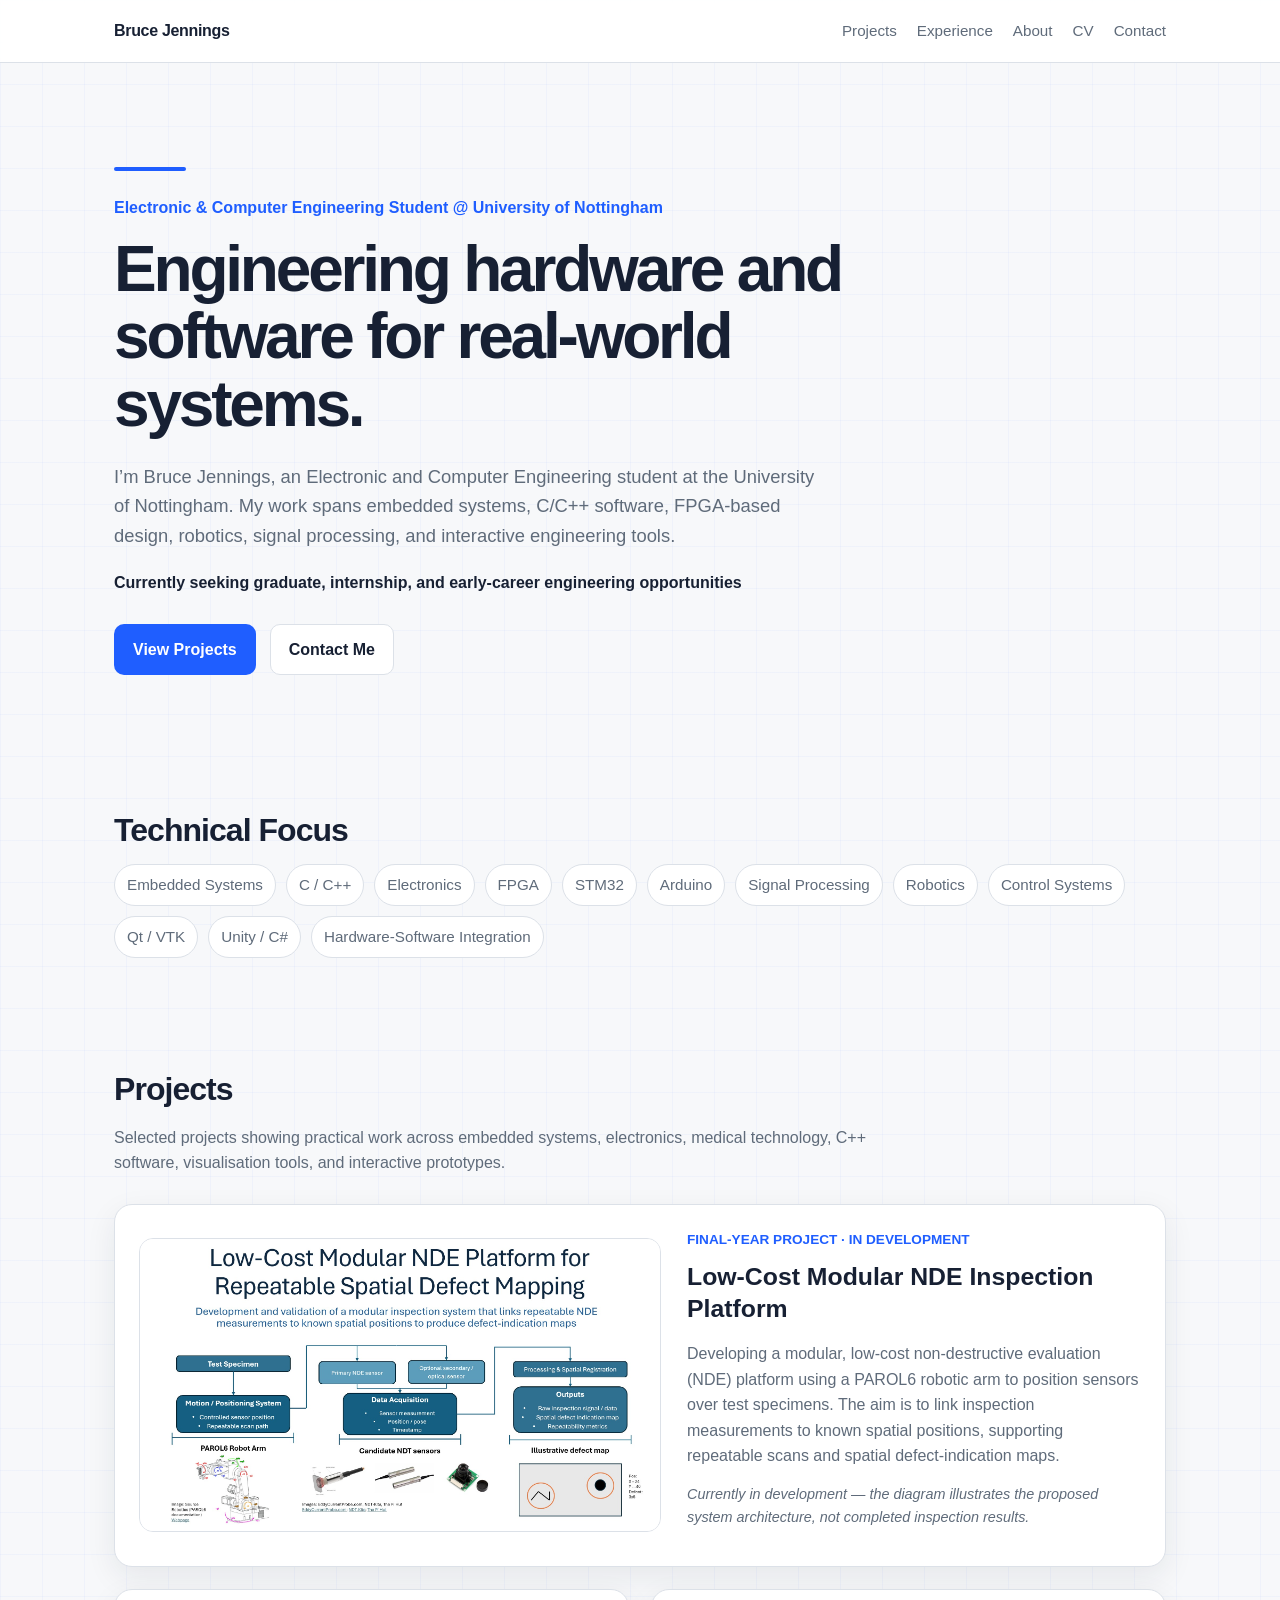
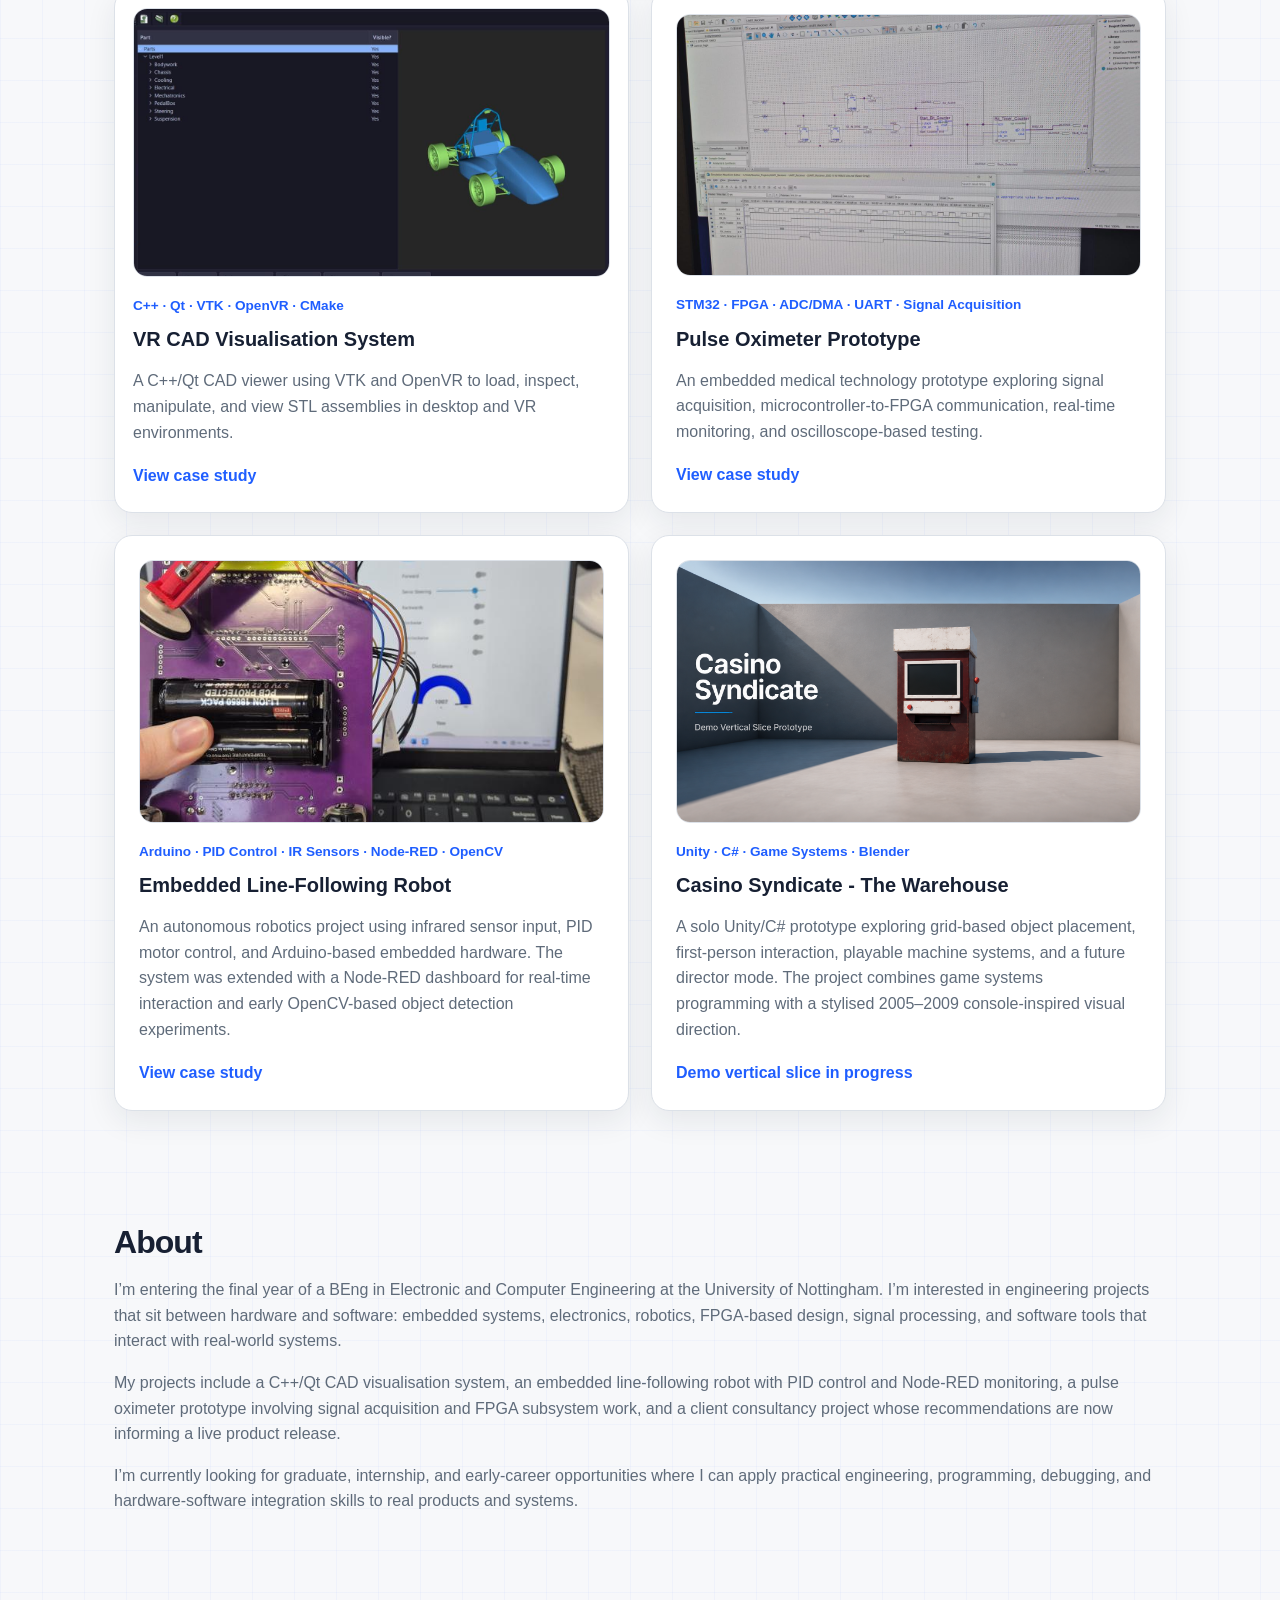
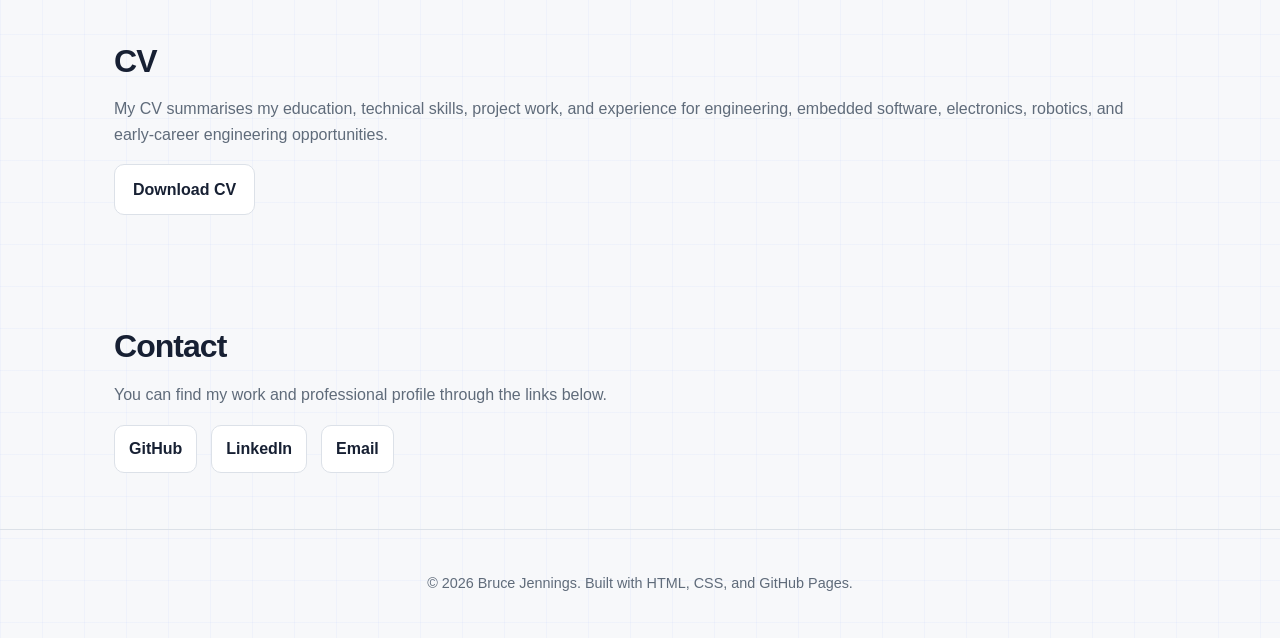
<file: index.html>
<!DOCTYPE html>
<html lang="en">
<head>
    <meta charset="UTF-8" />
    <meta name="viewport" content="width=device-width, initial-scale=1.0" />

    <title>Bruce Jennings | Electronic & Computer Engineering</title>

    <meta name="description"
          content="Engineering portfolio of Bruce Jennings, an Electronic and Computer Engineering student working across embedded systems, C/C++ software, FPGA, robotics, signal processing, visualisation tools, and hardware-software projects." />

    <link rel="stylesheet" href="style.css?v=7" />
</head>

<body>
    <header class="site-header">
        <nav class="nav">
            <a href="#home" class="logo">Bruce Jennings</a>

            <div class="nav-links">
                <a href="#projects">Projects</a>
                <a href="experience.html">Experience</a>
                <a href="#about">About</a>
                <a href="#cv">CV</a>
                <a href="#contact">Contact</a>
            </div>
        </nav>
    </header>


    <main>
        <section id="home" class="hero">
            <div class="hero-content">
                <p class="eyebrow">Electronic & Computer Engineering Student @ University of Nottingham</p>

                <h1>Engineering hardware and software for real-world systems.</h1>

                <p class="hero-text">
                    I’m Bruce Jennings, an Electronic and Computer Engineering student at the University of Nottingham.
                    My work spans embedded systems, C/C++ software, FPGA-based design, robotics, signal processing,
                    and interactive engineering tools.
                </p>

                <p class="status-line">
                    Currently seeking graduate, internship, and early-career engineering opportunities
                </p>

                <div class="hero-actions">
                    <a href="#projects" class="button primary">View Projects</a>
                    <a href="#contact" class="button secondary">Contact Me</a>
                </div>
            </div>
        </section>



        <section class="section" id="focus">
            <h2>Technical Focus</h2>

            <div class="tag-list">
                <span>Embedded Systems</span>
                <span>C / C++</span>
                <span>Electronics</span>
                <span>FPGA</span>
                <span>STM32</span>
                <span>Arduino</span>
                <span>Signal Processing</span>
                <span>Robotics</span>
                <span>Control Systems</span>
                <span>Qt / VTK</span>
                <span>Unity / C#</span>
                <span>Hardware-Software Integration</span>
            </div>
        </section>

        <section class="section" id="projects">
            <div class="section-heading">
                <h2>Projects</h2>
                <p>Selected projects showing practical work across embedded systems, electronics, medical technology, C++ software, visualisation tools, and interactive prototypes.</p>
            </div>

            <div class="project-grid">
                <article class="project-card nde-feature-card">
                    <a href="assets/images/projects/nde/NDE_image.jpg" class="nde-feature-image-link" target="_blank" rel="noopener noreferrer" aria-label="View NDE platform architecture illustration">
                        <img src="assets/images/projects/nde/NDE_image.jpg"
                             alt="Proposed modular NDE architecture linking robotic positioning, sensors, data acquisition and spatial defect mapping"
                             class="nde-feature-image" />
                    </a>
                    <div class="nde-feature-content">
                        <div class="project-meta">FINAL-YEAR PROJECT · IN DEVELOPMENT</div>
                        <h3>Low-Cost Modular NDE Inspection Platform</h3>
                        <p>
                            Developing a modular, low-cost non-destructive evaluation (NDE) platform using a PAROL6 robotic arm
                            to position sensors over test specimens. The aim is to link inspection measurements to known spatial
                            positions, supporting repeatable scans and spatial defect-indication maps.
                        </p>
                        <p class="nde-progress-note">Currently in development — the diagram illustrates the proposed system architecture, not completed inspection results.</p>
                    </div>
                </article>

                <article class="project-card featured-project">
                    <a href="projects/vr-cad-visualisation-system.html" class="project-image-link">
                        <img src="assets/images/projects/vr-cad/vr-cad-ui.jpg"
                             alt="Desktop interface of the VR CAD Visualisation System"
                             class="project-image" />
                    </a>

                    <div class="project-meta">C++ · Qt · VTK · OpenVR · CMake</div>
                    <h3>VR CAD Visualisation System</h3>
                    <p>
                        A C++/Qt CAD viewer using VTK and OpenVR to load, inspect, manipulate, and view STL assemblies
                        in desktop and VR environments.
                    </p>
                    <a href="projects/vr-cad-visualisation-system.html" class="project-link">View case study</a>
                </article>
<article class="project-card">
                    <a href="projects/pulse-oximeter.html" class="project-image-link">
                        <img src="assets/images/projects/pulse-oximeter/pulse-oximeter.jpg"
                             alt="Pulse oximeter prototype hardware and signal acquisition setup"
                             class="project-image" />
                    </a>
                    <div class="project-meta">STM32 · FPGA · ADC/DMA · UART · Signal Acquisition</div>
                    <h3>Pulse Oximeter Prototype</h3>
                    <p>
                        An embedded medical technology prototype exploring signal acquisition, microcontroller-to-FPGA
                        communication, real-time monitoring, and oscilloscope-based testing.
                    </p>
                    <a href="projects/pulse-oximeter.html" class="project-link">View case study</a>
                </article>

                <article class="project-card">
                    <a href="projects/embedded-line-following-robot.html" class="project-image-link">
                        <img src="assets/images/projects/line-following-robot/node-red-interface.jpg"
                             alt="Embedded line-following robot with Node-RED dashboard interface"
                             class="project-image" />
                    </a>

                    <div class="project-meta">Arduino · PID Control · IR Sensors · Node-RED · OpenCV</div>
                    <h3>Embedded Line-Following Robot</h3>
                    <p>
                        An autonomous robotics project using infrared sensor input, PID motor control, and Arduino-based embedded hardware.
                        The system was extended with a Node-RED dashboard for real-time interaction and early OpenCV-based object detection experiments.
                    </p>
                    <a href="projects/embedded-line-following-robot.html" class="project-link">View case study</a>
                </article>

                <article class="project-card">
                    <a href="#" class="project-image-link">
                        <img src="assets/images/projects/casino-syndicate-thumbnail/casino-syndicate-thumbnail.png"
                             alt="Casino Syndicate vertical slice prototype showing a rusty slot machine in a greybox demo environment"
                             class="project-image" />
                    </a>

                    <div class="project-meta">Unity · C# · Game Systems · Blender</div>
                    <h3>Casino Syndicate - The Warehouse</h3>
                    <p>
                        A solo Unity/C# prototype exploring grid-based object placement, first-person interaction, playable machine systems,
                        and a future director mode. The project combines game systems programming with a stylised 2005–2009 console-inspired visual direction.
                    </p>
                    <a href="#" class="project-link">Demo vertical slice in progress</a>
                </article>
            </div>
        </section>

        <section class="section about-section" id="about">
            <div>
                <h2>About</h2>
                <p>
                    I’m entering the final year of a BEng in Electronic and Computer Engineering at the University of Nottingham.
                    I’m interested in engineering projects that sit between hardware and software: embedded systems,
                    electronics, robotics, FPGA-based design, signal processing, and software tools that interact with
                    real-world systems.
                </p>

                <p>
                    My projects include a C++/Qt CAD visualisation system, an embedded line-following robot with PID control
                    and Node-RED monitoring, a pulse oximeter prototype involving signal acquisition and FPGA subsystem work,
                    and a client consultancy project whose recommendations are now informing a live product release.
                </p>

                <p>
                    I’m currently looking for graduate, internship, and early-career opportunities where I can apply practical
                    engineering, programming, debugging, and hardware-software integration skills to real products and systems.
                </p>
            </div>
        </section>

        <section class="section" id="cv">
            <h2>CV</h2>
            <p>
                My CV summarises my education, technical skills, project work, and experience for engineering,
                embedded software, electronics, robotics, and early-career engineering opportunities.
            </p>

            <a href="assets/cv/Bruce-Jennings-CV.pdf" class="button secondary">Download CV</a>
        </section>

        <section class="section" id="contact">
            <h2>Contact</h2>
            <p>
                You can find my work and professional profile through the links below.
            </p>

            <div class="contact-links">
                <a href="https://github.com/br-je" target="_blank" rel="noopener noreferrer">GitHub</a>
                <a href="https://www.linkedin.com/" target="_blank" rel="noopener noreferrer">LinkedIn</a><!-- Replace with your full LinkedIn profile URL -->
                <a href="mailto:bruce.jennings.email0@gmail.com">Email</a>
            </div>
        </section>
    </main>

    <footer class="site-footer">
        <p>© 2026 Bruce Jennings. Built with HTML, CSS, and GitHub Pages.</p>
    </footer>
</body>
</html>
</file>
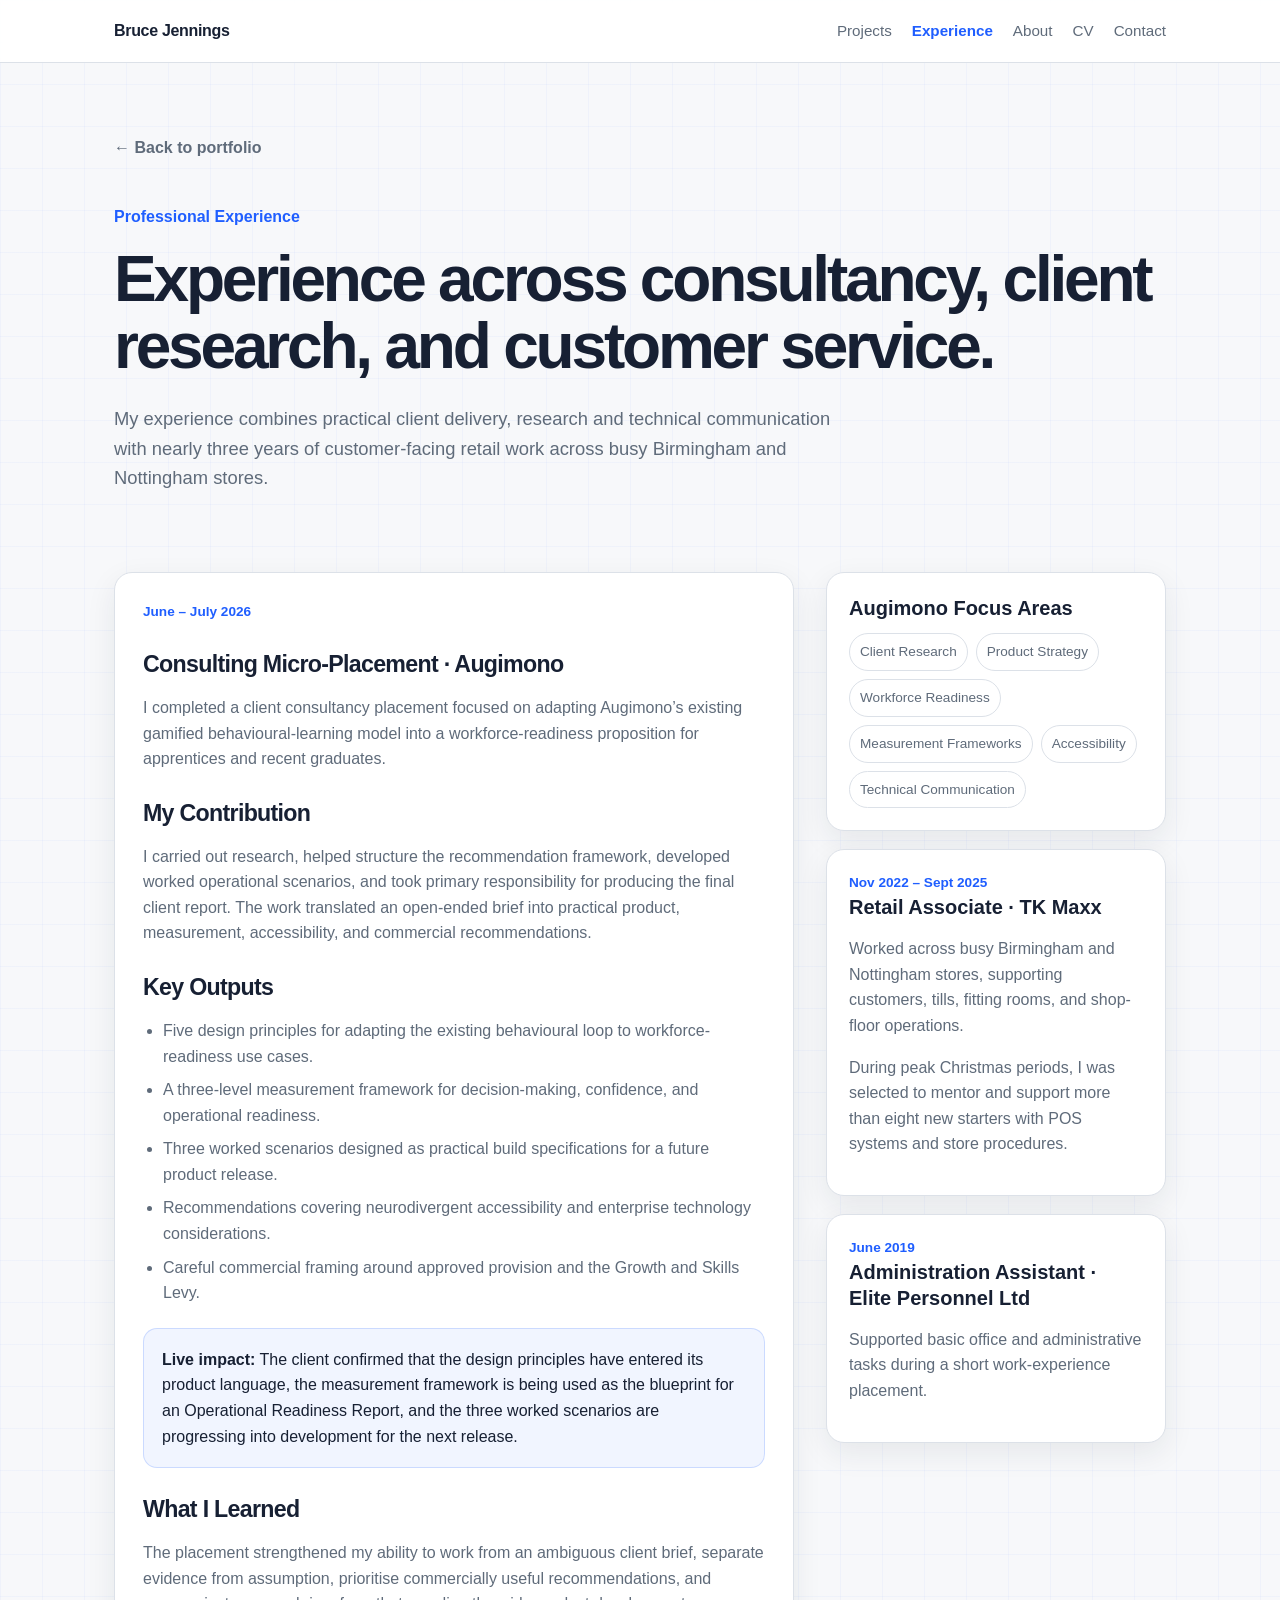
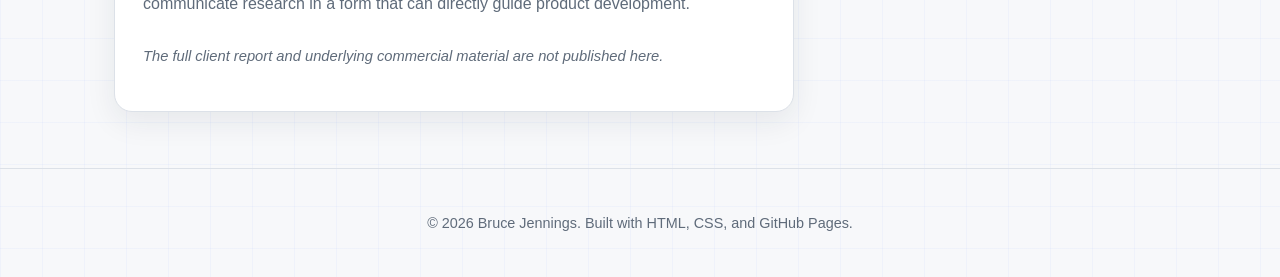
<file: experience.html>
<!DOCTYPE html>
<html lang="en">
<head>
    <meta charset="UTF-8" />
    <meta name="viewport" content="width=device-width, initial-scale=1.0" />

    <title>Experience | Bruce Jennings</title>

    <meta name="description"
          content="Professional experience of Bruce Jennings, including a consulting micro-placement with Augimono and retail experience with TK Maxx." />

    <link rel="stylesheet" href="style.css?v=6" />
</head>

<body>
    <header class="site-header">
        <nav class="nav">
            <a href="index.html#home" class="logo">Bruce Jennings</a>

            <div class="nav-links">
                <a href="index.html#projects">Projects</a>
                <a href="experience.html" aria-current="page">Experience</a>
                <a href="index.html#about">About</a>
                <a href="index.html#cv">CV</a>
                <a href="index.html#contact">Contact</a>
            </div>
        </nav>
    </header>

    <main>
        <section class="project-hero experience-hero">
            <a href="index.html" class="back-link">← Back to portfolio</a>
            <p class="eyebrow">Professional Experience</p>
            <h1>Experience across consultancy, client research, and customer service.</h1>
            <p class="hero-text">
                My experience combines practical client delivery, research and technical communication with nearly three years
                of customer-facing retail work across busy Birmingham and Nottingham stores.
            </p>
        </section>

        <section class="section experience-page-grid">
            <article class="case-study-main">
                <div class="project-meta">June – July 2026</div>
                <h2>Consulting Micro-Placement · Augimono</h2>
                <p>
                    I completed a client consultancy placement focused on adapting Augimono’s existing gamified behavioural-learning
                    model into a workforce-readiness proposition for apprentices and recent graduates.
                </p>

                <h2>My Contribution</h2>
                <p>
                    I carried out research, helped structure the recommendation framework, developed worked operational scenarios,
                    and took primary responsibility for producing the final client report. The work translated an open-ended brief
                    into practical product, measurement, accessibility, and commercial recommendations.
                </p>

                <h2>Key Outputs</h2>
                <ul class="case-study-list">
                    <li>Five design principles for adapting the existing behavioural loop to workforce-readiness use cases.</li>
                    <li>A three-level measurement framework for decision-making, confidence, and operational readiness.</li>
                    <li>Three worked scenarios designed as practical build specifications for a future product release.</li>
                    <li>Recommendations covering neurodivergent accessibility and enterprise technology considerations.</li>
                    <li>Careful commercial framing around approved provision and the Growth and Skills Levy.</li>
                </ul>

                <div class="impact-box">
                    <strong>Live impact:</strong>
                    The client confirmed that the design principles have entered its product language, the measurement framework
                    is being used as the blueprint for an Operational Readiness Report, and the three worked scenarios are progressing
                    into development for the next release.
                </div>

                <h2>What I Learned</h2>
                <p>
                    The placement strengthened my ability to work from an ambiguous client brief, separate evidence from assumption,
                    prioritise commercially useful recommendations, and communicate research in a form that can directly guide product development.
                </p>

                <p class="confidentiality-note">
                    The full client report and underlying commercial material are not published here.
                </p>
            </article>

            <aside class="case-study-sidebar">
                <div class="sidebar-card">
                    <h3>Augimono Focus Areas</h3>
                    <div class="tag-list compact">
                        <span>Client Research</span>
                        <span>Product Strategy</span>
                        <span>Workforce Readiness</span>
                        <span>Measurement Frameworks</span>
                        <span>Accessibility</span>
                        <span>Technical Communication</span>
                    </div>
                </div>

                <div class="sidebar-card">
                    <div class="project-meta">Nov 2022 – Sept 2025</div>
                    <h3>Retail Associate · TK Maxx</h3>
                    <p>
                        Worked across busy Birmingham and Nottingham stores, supporting customers, tills, fitting rooms, and shop-floor operations.
                    </p>
                    <p>
                        During peak Christmas periods, I was selected to mentor and support more than eight new starters with POS systems and store procedures.
                    </p>
                </div>

                <div class="sidebar-card">
                    <div class="project-meta">June 2019</div>
                    <h3>Administration Assistant · Elite Personnel Ltd</h3>
                    <p>Supported basic office and administrative tasks during a short work-experience placement.</p>
                </div>
            </aside>
        </section>
    </main>

    <footer class="site-footer">
        <p>© 2026 Bruce Jennings. Built with HTML, CSS, and GitHub Pages.</p>
    </footer>
</body>
</html>
</file>
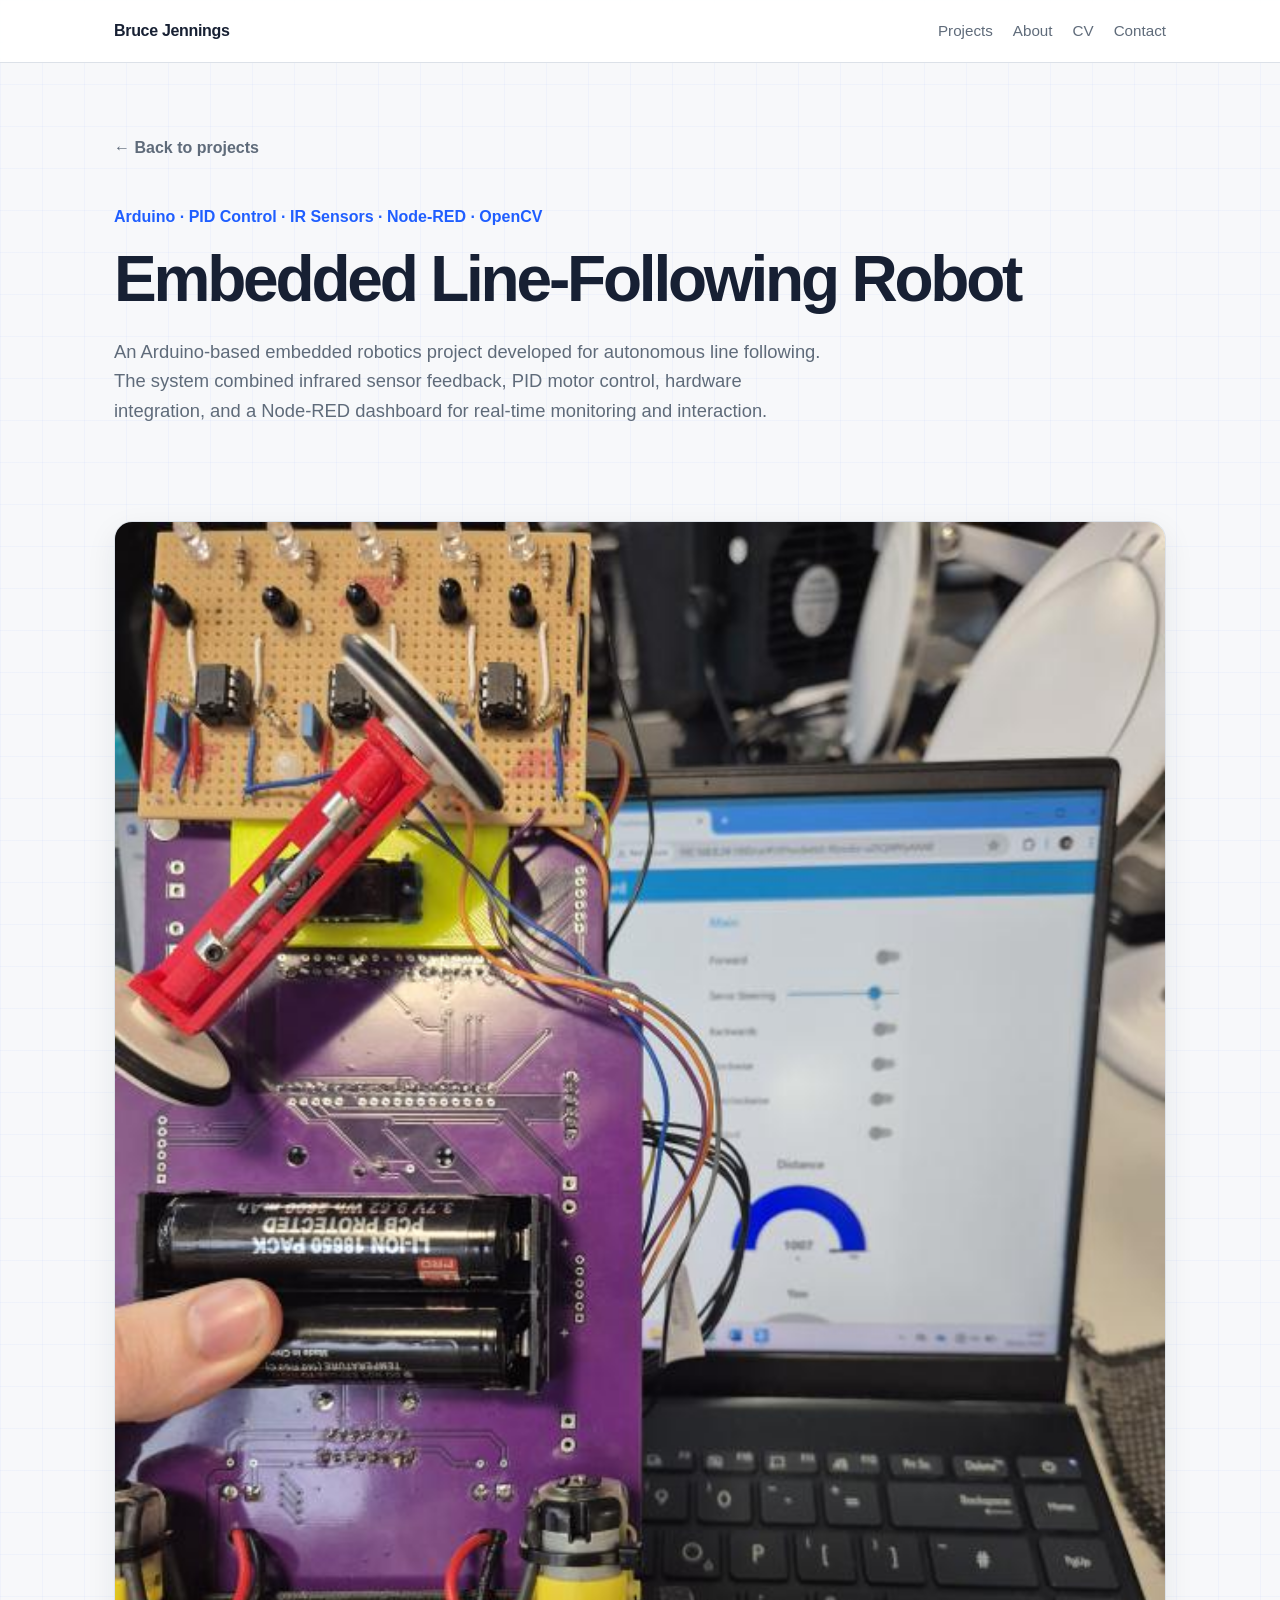
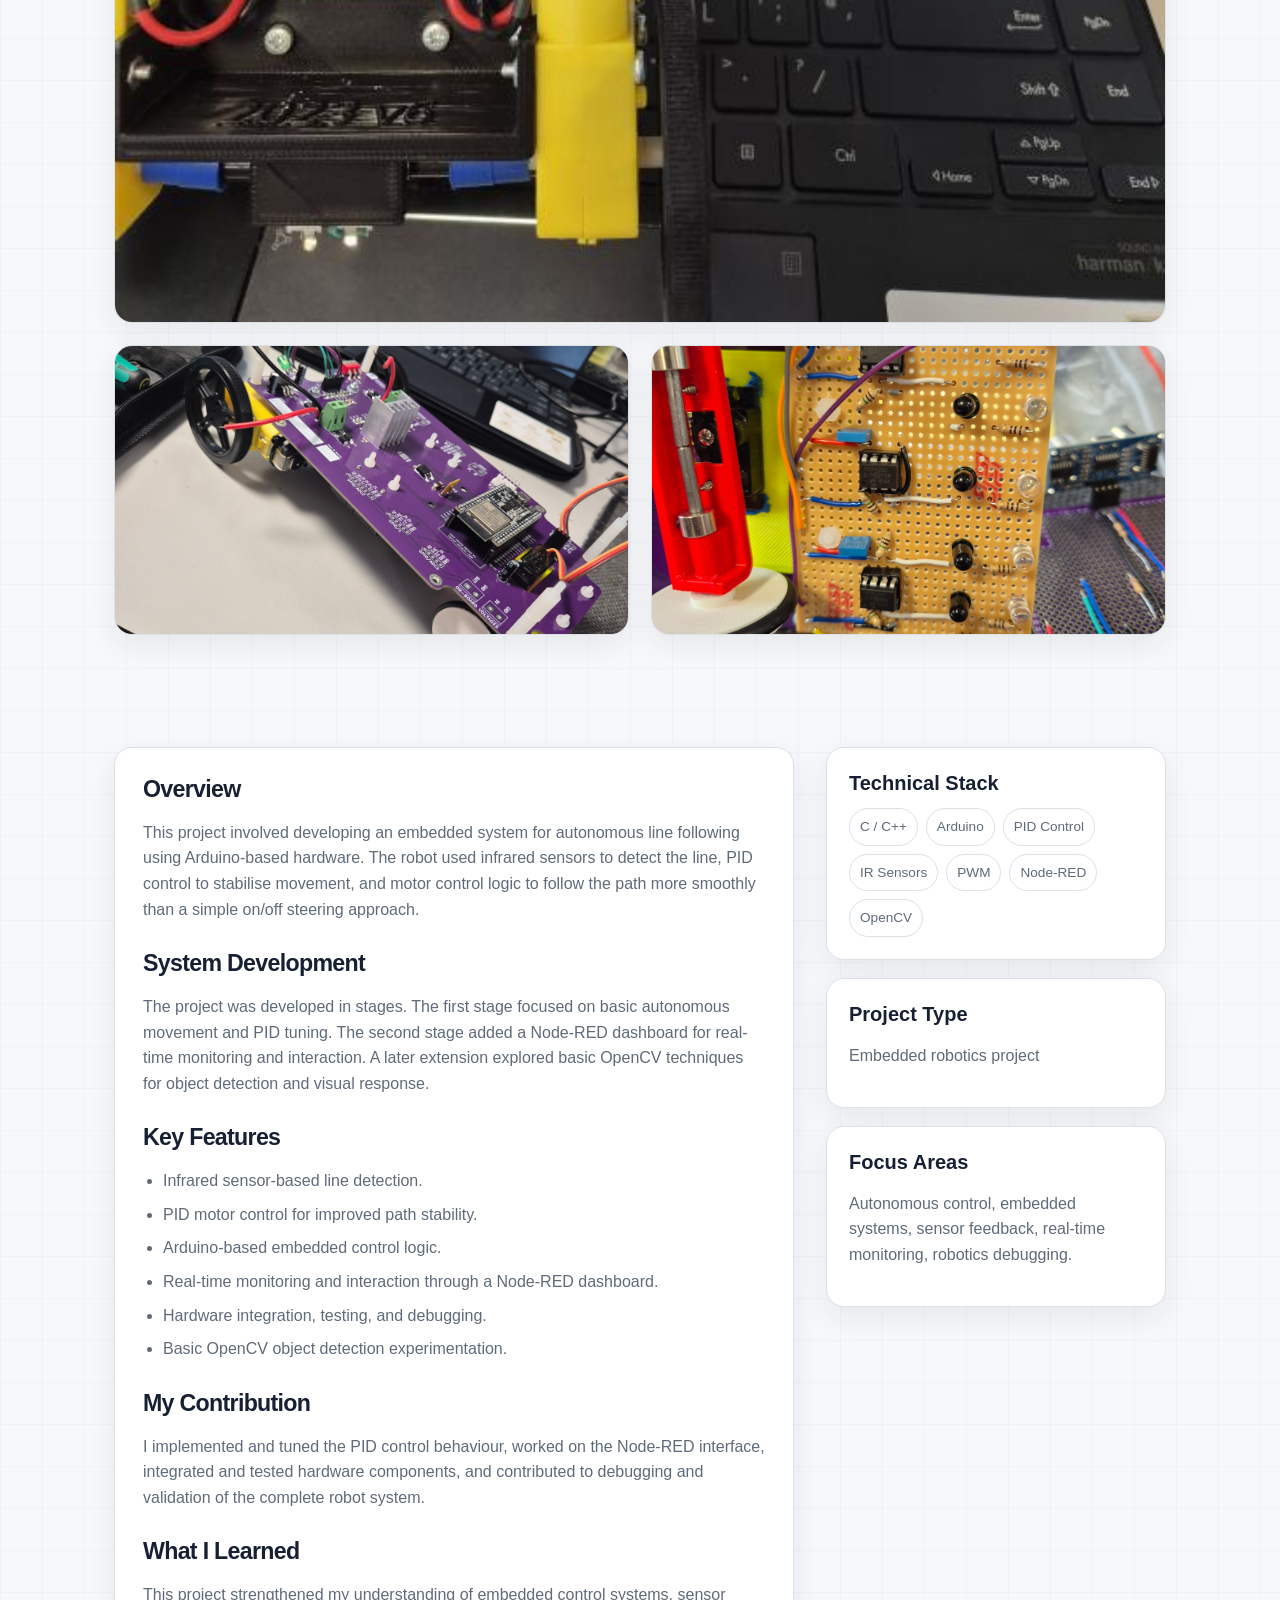
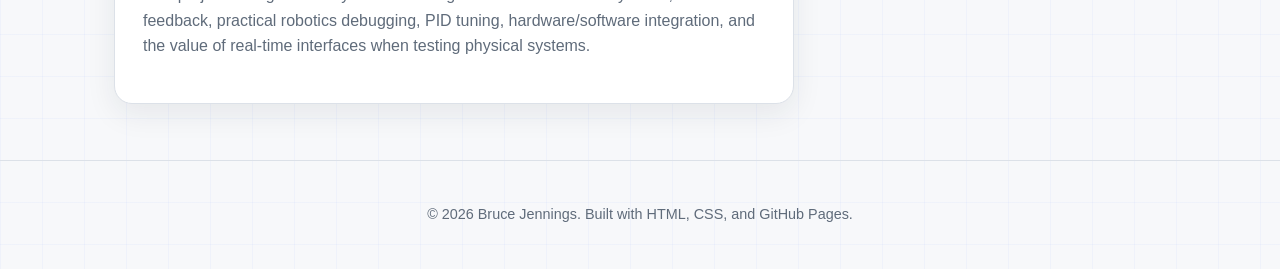
<file: projects/embedded-line-following-robot.html>
<!DOCTYPE html>
<html lang="en">
<head>
    <meta charset="UTF-8" />
    <meta name="viewport" content="width=device-width, initial-scale=1.0" />

    <title>Embedded Line-Following Robot | Bruce Jennings</title>

    <meta name="description"
          content="Case study for an Arduino-based embedded line-following robot using infrared sensors, PID control, Node-RED monitoring, and basic OpenCV experimentation." />

    <link rel="stylesheet" href="../style.css?v=6" />
</head>

<body>
    <header class="site-header">
        <nav class="nav">
            <a href="../index.html#home" class="logo">Bruce Jennings</a>

            <div class="nav-links">
                <a href="../index.html#projects">Projects</a>
                <a href="../index.html#about">About</a>
                <a href="../index.html#cv">CV</a>
                <a href="../index.html#contact">Contact</a>
            </div>
        </nav>
    </header>

    <main>
        <section class="project-hero">
            <a href="../index.html#projects" class="back-link">← Back to projects</a>

            <p class="eyebrow">Arduino · PID Control · IR Sensors · Node-RED · OpenCV</p>

            <h1>Embedded Line-Following Robot</h1>

            <p class="hero-text">
                An Arduino-based embedded robotics project developed for autonomous line following. The system combined
                infrared sensor feedback, PID motor control, hardware integration, and a Node-RED dashboard for real-time
                monitoring and interaction.
            </p>
        </section>

        <section class="section project-showcase">
            <img src="../assets/images/projects/line-following-robot/node-red-interface.jpg"
                 alt="Embedded line-following robot with Node-RED dashboard interface"
                 class="case-study-image large" />

            <div class="image-grid">
                <img src="../assets/images/projects/line-following-robot/car-image.jpg"
                     alt="Line-following robot hardware platform"
                     class="case-study-image" />

                <img src="../assets/images/projects/line-following-robot/pid-system.jpg"
                     alt="PID control circuit and robot electronics"
                     class="case-study-image" />
            </div>
        </section>

        <section class="section case-study-layout">
            <article class="case-study-main">
                <h2>Overview</h2>
                <p>
                    This project involved developing an embedded system for autonomous line following using Arduino-based
                    hardware. The robot used infrared sensors to detect the line, PID control to stabilise movement, and
                    motor control logic to follow the path more smoothly than a simple on/off steering approach.
                </p>

                <h2>System Development</h2>
                <p>
                    The project was developed in stages. The first stage focused on basic autonomous movement and PID tuning.
                    The second stage added a Node-RED dashboard for real-time monitoring and interaction. A later extension
                    explored basic OpenCV techniques for object detection and visual response.
                </p>

                <h2>Key Features</h2>
                <ul class="case-study-list">
                    <li>Infrared sensor-based line detection.</li>
                    <li>PID motor control for improved path stability.</li>
                    <li>Arduino-based embedded control logic.</li>
                    <li>Real-time monitoring and interaction through a Node-RED dashboard.</li>
                    <li>Hardware integration, testing, and debugging.</li>
                    <li>Basic OpenCV object detection experimentation.</li>
                </ul>

                <h2>My Contribution</h2>
                <p>
                    I implemented and tuned the PID control behaviour, worked on the Node-RED interface, integrated and tested
                    hardware components, and contributed to debugging and validation of the complete robot system.
                </p>

                <h2>What I Learned</h2>
                <p>
                    This project strengthened my understanding of embedded control systems, sensor feedback, practical robotics
                    debugging, PID tuning, hardware/software integration, and the value of real-time interfaces when testing
                    physical systems.
                </p>
            </article>

            <aside class="case-study-sidebar">
                <div class="sidebar-card">
                    <h3>Technical Stack</h3>
                    <div class="tag-list compact">
                        <span>C / C++</span>
                        <span>Arduino</span>
                        <span>PID Control</span>
                        <span>IR Sensors</span>
                        <span>PWM</span>
                        <span>Node-RED</span>
                        <span>OpenCV</span>
                    </div>
                </div>

                <div class="sidebar-card">
                    <h3>Project Type</h3>
                    <p>Embedded robotics project</p>
                </div>

                <div class="sidebar-card">
                    <h3>Focus Areas</h3>
                    <p>Autonomous control, embedded systems, sensor feedback, real-time monitoring, robotics debugging.</p>
                </div>
            </aside>
        </section>
    </main>

    <footer class="site-footer">
        <p>© 2026 Bruce Jennings. Built with HTML, CSS, and GitHub Pages.</p>
    </footer>
</body>
</html>
</file>
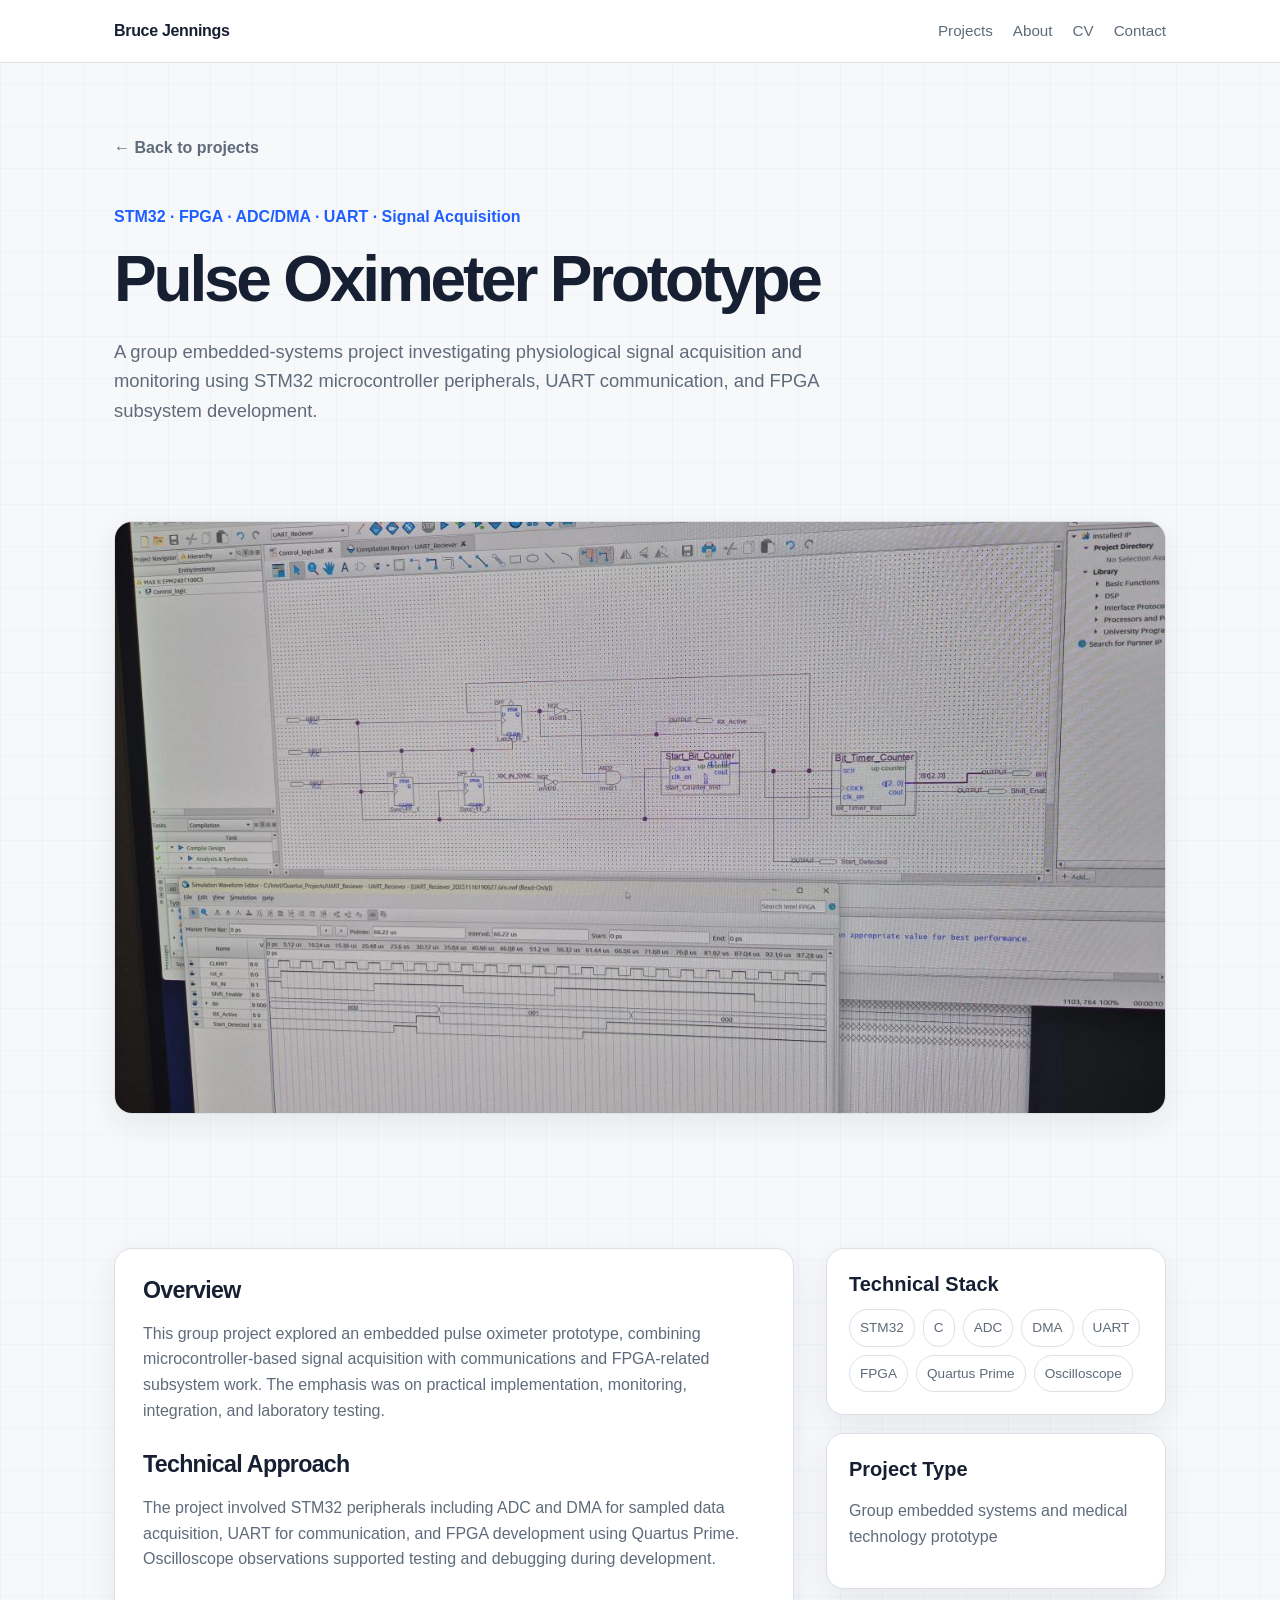
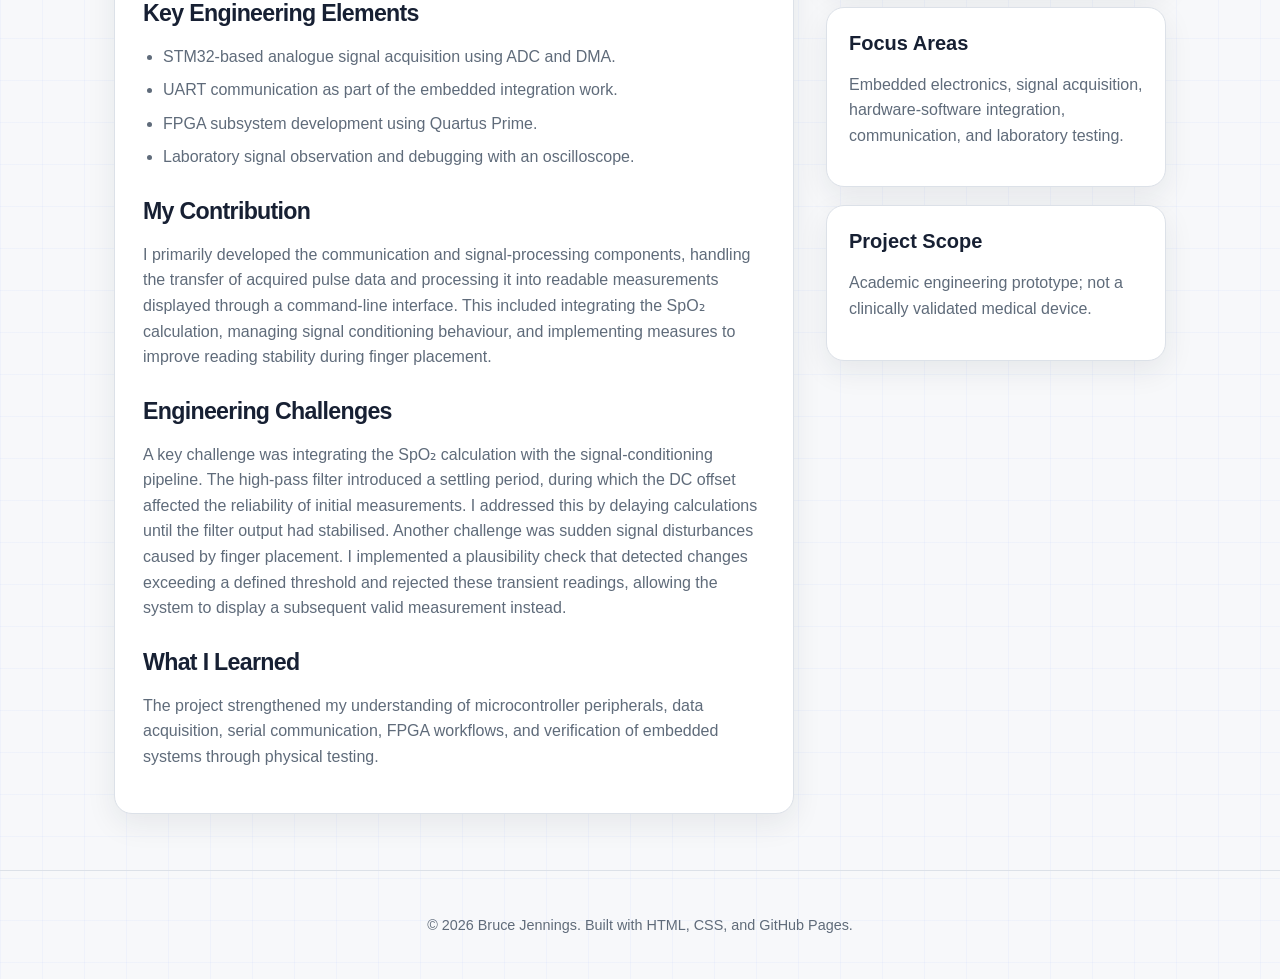
<file: projects/pulse-oximeter.html>
<!DOCTYPE html>
<html lang="en">
<head>
    <meta charset="UTF-8" />
    <meta name="viewport" content="width=device-width, initial-scale=1.0" />
    <title>Pulse Oximeter Prototype | Bruce Jennings</title>
    <meta name="description" content="Engineering case study of an STM32 and FPGA pulse oximeter prototype involving signal acquisition, UART communication and laboratory testing." />
    <link rel="stylesheet" href="../style.css?v=6" />
</head>
<body>
    <header class="site-header">
        <nav class="nav">
            <a href="../index.html#home" class="logo">Bruce Jennings</a>
            <div class="nav-links">
                <a href="../index.html#projects">Projects</a>
                <a href="../index.html#about">About</a>
                <a href="../index.html#cv">CV</a>
                <a href="../index.html#contact">Contact</a>
            </div>
        </nav>
    </header>
    <main>
        <section class="project-hero">
            <a href="../index.html#projects" class="back-link">← Back to projects</a>
            <p class="eyebrow">STM32 · FPGA · ADC/DMA · UART · Signal Acquisition</p>
            <h1>Pulse Oximeter Prototype</h1>
            <p class="hero-text">
                A group embedded-systems project investigating physiological signal acquisition and monitoring
                using STM32 microcontroller peripherals, UART communication, and FPGA subsystem development.
            </p>
        </section>
        <section class="section project-showcase">
            <!-- Replace the filename below with the actual photograph in your pulse-oximeter folder. -->
            <img src="../assets/images/projects/pulse-oximeter/pulse-oximeter.jpg"
                 alt="Pulse oximeter prototype and electronic test setup"
                 class="case-study-image large" />
        </section>
        <section class="section case-study-layout">
            <article class="case-study-main">
                <h2>Overview</h2>
                <p>
                    This group project explored an embedded pulse oximeter prototype, combining microcontroller-based
                    signal acquisition with communications and FPGA-related subsystem work. The emphasis was on
                    practical implementation, monitoring, integration, and laboratory testing.
                </p>

                <h2>Technical Approach</h2>
                <p>
                    The project involved STM32 peripherals including ADC and DMA for sampled data acquisition,
                    UART for communication, and FPGA development using Quartus Prime. Oscilloscope observations
                    supported testing and debugging during development.
                </p>

                <h2>Key Engineering Elements</h2>
                <ul class="case-study-list">
                    <li>STM32-based analogue signal acquisition using ADC and DMA.</li>
                    <li>UART communication as part of the embedded integration work.</li>
                    <li>FPGA subsystem development using Quartus Prime.</li>
                    <li>Laboratory signal observation and debugging with an oscilloscope.</li>
                </ul>

                <h2>My Contribution</h2>
                <p>
                    I primarily developed the communication and signal-processing components, handling the transfer
                    of acquired pulse data and processing it into readable measurements displayed through a command-line interface.

                    This included integrating the SpO₂ calculation, managing signal conditioning behaviour, 
                    and implementing measures to improve reading stability during finger placement.
                </p>

                <h2>Engineering Challenges</h2>
                <p>
                    A key challenge was integrating the SpO₂ calculation with the signal-conditioning pipeline. The high-pass filter introduced 
                    a settling period, during which the DC offset affected the reliability of initial measurements.
                    I addressed this by delaying calculations until the filter output had stabilised.

                    Another challenge was sudden signal disturbances caused by finger placement. 
                    I implemented a plausibility check that detected changes exceeding a defined threshold and rejected these transient readings, 
                    allowing the system to display a subsequent valid measurement instead.
                </p>

                <h2>What I Learned</h2>
                <p>
                    The project strengthened my understanding of microcontroller peripherals, data acquisition,
                    serial communication, FPGA workflows, and verification of embedded systems through physical testing.
                </p>
            </article>
            <aside class="case-study-sidebar">
                <div class="sidebar-card">
                    <h3>Technical Stack</h3>
                    <div class="tag-list compact">
                        <span>STM32</span><span>C</span><span>ADC</span><span>DMA</span>
                        <span>UART</span><span>FPGA</span><span>Quartus Prime</span><span>Oscilloscope</span>
                    </div>
                </div>
                <div class="sidebar-card">
                    <h3>Project Type</h3>
                    <p>Group embedded systems and medical technology prototype</p>
                </div>
                <div class="sidebar-card">
                    <h3>Focus Areas</h3>
                    <p>Embedded electronics, signal acquisition, hardware-software integration, communication, and laboratory testing.</p>
                </div>
                <div class="sidebar-card">
                    <h3>Project Scope</h3>
                    <p>Academic engineering prototype; not a clinically validated medical device.</p>
                </div>
            </aside>
        </section>
    </main>
    <footer class="site-footer">
        <p>© 2026 Bruce Jennings. Built with HTML, CSS, and GitHub Pages.</p>
    </footer>
</body>
</html>
</file>
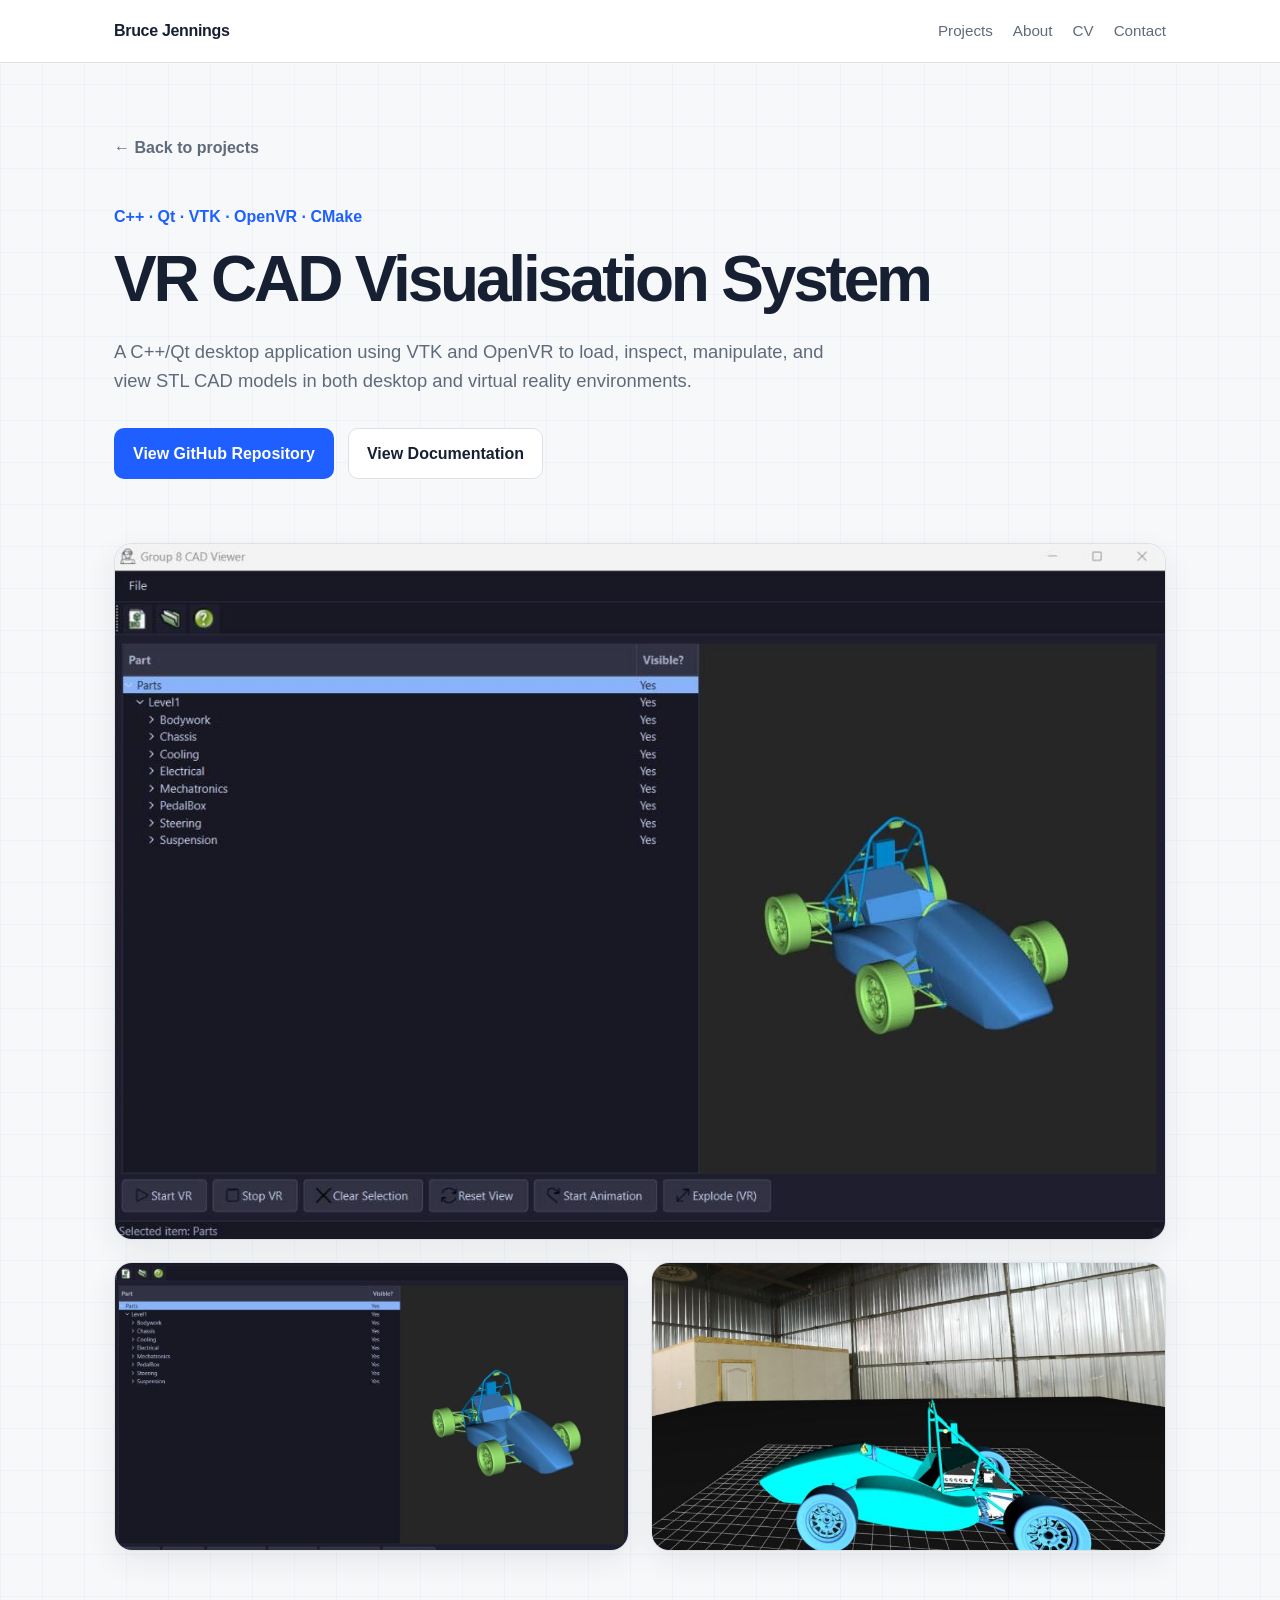
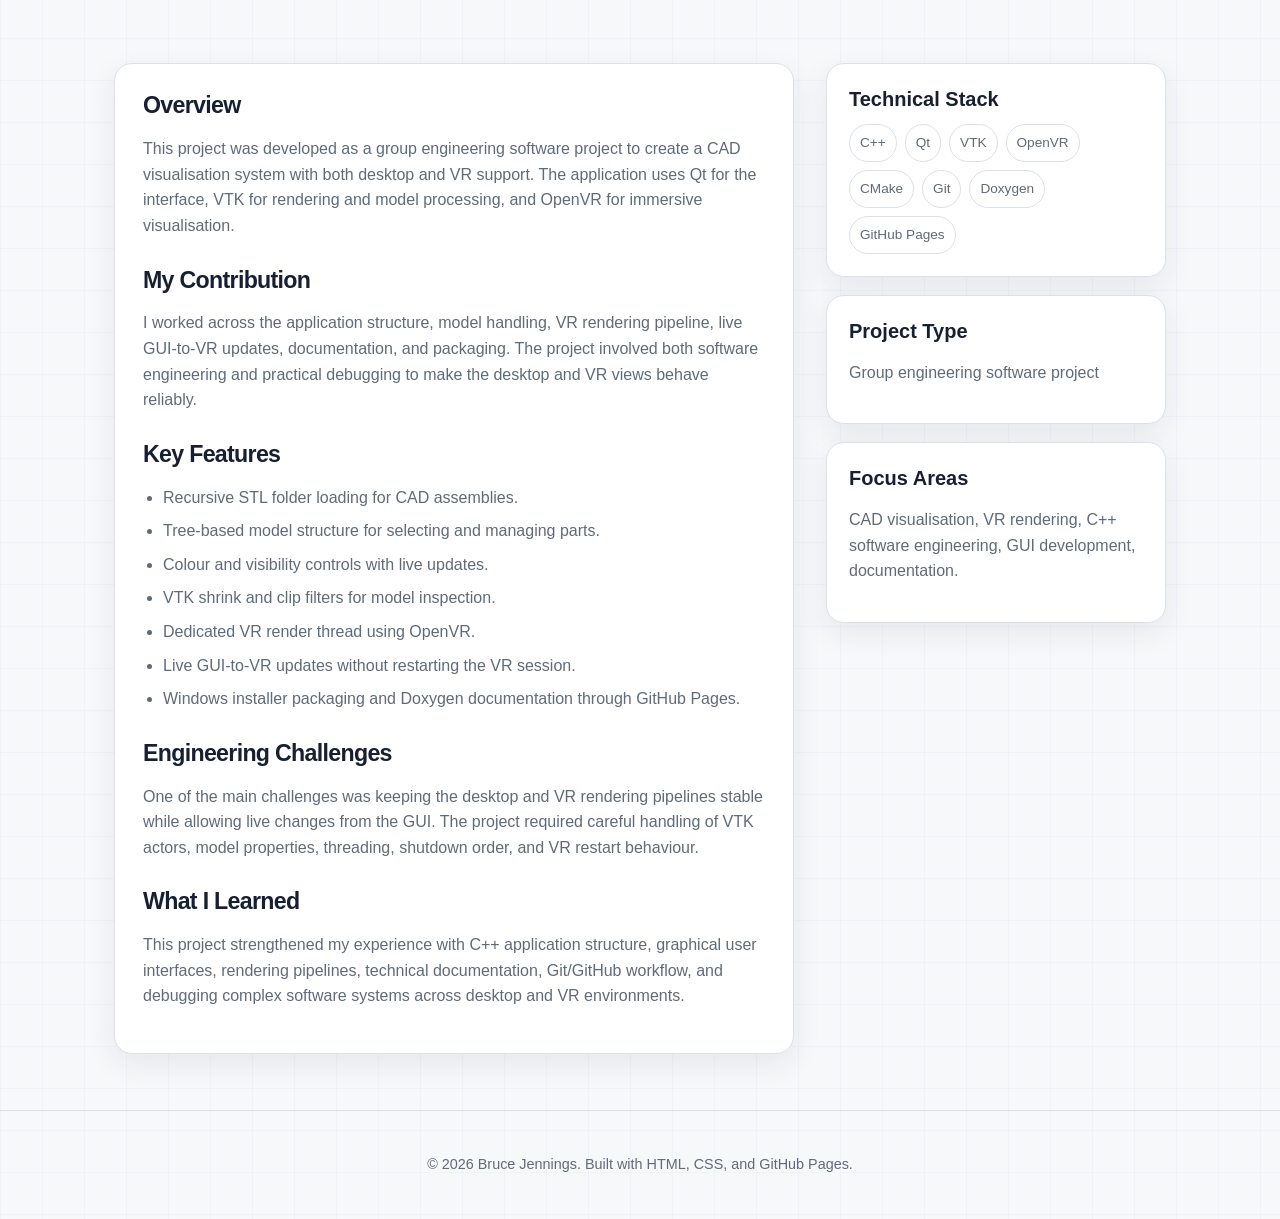
<file: projects/vr-cad-visualisation-system.html>
<!DOCTYPE html>
<html lang="en">
<head>
    <meta charset="UTF-8" />
    <meta name="viewport" content="width=device-width, initial-scale=1.0" />

    <title>VR CAD Visualisation System | Bruce Jennings</title>

    <meta name="description"
          content="Case study for a C++/Qt CAD viewer using VTK and OpenVR to visualise STL assemblies in desktop and VR environments." />

    <link rel="stylesheet" href="../style.css?v=6" />
</head>

<body>
    <header class="site-header">
        <nav class="nav">
            <a href="../index.html#home" class="logo">Bruce Jennings</a>

            <div class="nav-links">
                <a href="../index.html#projects">Projects</a>
                <a href="../index.html#about">About</a>
                <a href="../index.html#cv">CV</a>
                <a href="../index.html#contact">Contact</a>
            </div>
        </nav>
    </header>

    <main>
        <section class="project-hero">
            <a href="../index.html#projects" class="back-link">← Back to projects</a>

            <p class="eyebrow">C++ · Qt · VTK · OpenVR · CMake</p>

            <h1>VR CAD Visualisation System</h1>

            <p class="hero-text">
                A C++/Qt desktop application using VTK and OpenVR to load, inspect, manipulate, and view STL CAD models
                in both desktop and virtual reality environments.
            </p>

            <div class="hero-actions">
                <a href="https://github.com/br-je/2025_group_8" target="_blank" rel="noopener noreferrer" class="button primary">
                    View GitHub Repository
                </a>
                <a href="https://br-je.github.io/2025_group_8/" target="_blank" rel="noopener noreferrer" class="button secondary">
                    View Documentation
                </a>
            </div>
        </section>

        <section class="section project-showcase">
            <img src="../assets/images/projects/vr-cad/vr-cad-ui.jpg"
                 alt="Desktop interface of the VR CAD Visualisation System"
                 class="case-study-image large" />

            <div class="image-grid">
                <img src="../assets/images/projects/vr-cad/vr-cad-ui.jpg"
                     alt="Qt and VTK desktop CAD viewer interface"
                     class="case-study-image" />

                <img src="../assets/images/projects/vr-cad/vr-cad-vr-view.jpg"
                     alt="VR view of CAD models rendered using OpenVR"
                     class="case-study-image" />
            </div>
        </section>

        <section class="section case-study-layout">
            <article class="case-study-main">
                <h2>Overview</h2>
                <p>
                    This project was developed as a group engineering software project to create a CAD visualisation
                    system with both desktop and VR support. The application uses Qt for the interface, VTK for
                    rendering and model processing, and OpenVR for immersive visualisation.
                </p>

                <h2>My Contribution</h2>
                <p>
                    I worked across the application structure, model handling, VR rendering pipeline, live GUI-to-VR
                    updates, documentation, and packaging. The project involved both software engineering and practical
                    debugging to make the desktop and VR views behave reliably.
                </p>

                <h2>Key Features</h2>
                <ul class="case-study-list">
                    <li>Recursive STL folder loading for CAD assemblies.</li>
                    <li>Tree-based model structure for selecting and managing parts.</li>
                    <li>Colour and visibility controls with live updates.</li>
                    <li>VTK shrink and clip filters for model inspection.</li>
                    <li>Dedicated VR render thread using OpenVR.</li>
                    <li>Live GUI-to-VR updates without restarting the VR session.</li>
                    <li>Windows installer packaging and Doxygen documentation through GitHub Pages.</li>
                </ul>

                <h2>Engineering Challenges</h2>
                <p>
                    One of the main challenges was keeping the desktop and VR rendering pipelines stable while allowing
                    live changes from the GUI. The project required careful handling of VTK actors, model properties,
                    threading, shutdown order, and VR restart behaviour.
                </p>

                <h2>What I Learned</h2>
                <p>
                    This project strengthened my experience with C++ application structure, graphical user interfaces,
                    rendering pipelines, technical documentation, Git/GitHub workflow, and debugging complex software
                    systems across desktop and VR environments.
                </p>
            </article>

            <aside class="case-study-sidebar">
                <div class="sidebar-card">
                    <h3>Technical Stack</h3>
                    <div class="tag-list compact">
                        <span>C++</span>
                        <span>Qt</span>
                        <span>VTK</span>
                        <span>OpenVR</span>
                        <span>CMake</span>
                        <span>Git</span>
                        <span>Doxygen</span>
                        <span>GitHub Pages</span>
                    </div>
                </div>

                <div class="sidebar-card">
                    <h3>Project Type</h3>
                    <p>Group engineering software project</p>
                </div>

                <div class="sidebar-card">
                    <h3>Focus Areas</h3>
                    <p>CAD visualisation, VR rendering, C++ software engineering, GUI development, documentation.</p>
                </div>
            </aside>
        </section>
    </main>

    <footer class="site-footer">
        <p>© 2026 Bruce Jennings. Built with HTML, CSS, and GitHub Pages.</p>
    </footer>
</body>
</html>
</file>
<file: style.css>
:root {
    --bg: #f7f8fa;
    --surface: #ffffff;
    --text: #172033;
    --muted: #5f6b7a;
    --border: #dce1e8;
    --accent: #1f5eff;
    --accent-dark: #1746bd;
    --card-shadow: 0 10px 30px rgba(23, 32, 51, 0.08);
}

* {
    box-sizing: border-box;
}

html {
    scroll-behavior: smooth;
}

body {
    margin: 0;
    font-family: Arial, Helvetica, sans-serif;
    background: linear-gradient(rgba(31, 94, 255, 0.035) 1px, transparent 1px), linear-gradient(90deg, rgba(31, 94, 255, 0.035) 1px, transparent 1px), var(--bg);
    background-size: 42px 42px;
    color: var(--text);
    line-height: 1.6;
}

a {
    color: inherit;
}

.site-header {
    background: rgba(255, 255, 255, 0.92);
    border-bottom: 1px solid var(--border);
    position: sticky;
    top: 0;
    z-index: 10;
    backdrop-filter: blur(10px);
}

.nav {
    max-width: 1100px;
    margin: 0 auto;
    padding: 18px 24px;
    display: flex;
    justify-content: space-between;
    align-items: center;
}

.logo {
    font-weight: 700;
    text-decoration: none;
    letter-spacing: -0.02em;
}

.status-line {
    color: var(--text);
    font-weight: 700;
    margin: -12px 0 28px;
}

.nav-links {
    display: flex;
    gap: 20px;
}

    .nav-links a {
        text-decoration: none;
        color: var(--muted);
        font-size: 0.95rem;
    }

        .nav-links a:hover {
            color: var(--accent);
        }

.hero {
    max-width: 1100px;
    margin: 0 auto;
    padding: 104px 24px 80px;
}

.hero-content {
    max-width: 860px;
    position: relative;
}

    .hero-content::before {
        content: "";
        display: block;
        width: 72px;
        height: 4px;
        background: var(--accent);
        border-radius: 999px;
        margin-bottom: 24px;
    }



.eyebrow {
    color: var(--accent);
    font-weight: 700;
    margin-bottom: 16px;
}

h1 {
    font-size: clamp(2.2rem, 5vw, 4.4rem);
    line-height: 1.05;
    letter-spacing: -0.05em;
    margin: 0 0 24px;
}

.hero-text {
    font-size: 1.15rem;
    color: var(--muted);
    max-width: 720px;
    margin-bottom: 32px;
}

.hero-actions {
    display: flex;
    flex-wrap: wrap;
    gap: 14px;
}

.button {
    display: inline-block;
    padding: 12px 18px;
    border-radius: 10px;
    text-decoration: none;
    font-weight: 700;
    border: 1px solid transparent;
}

    .button.primary {
        background: var(--accent);
        color: white;
    }

        .button.primary:hover {
            background: var(--accent-dark);
        }

    .button.secondary {
        background: var(--surface);
        border-color: var(--border);
        color: var(--text);
    }

        .button.secondary:hover {
            border-color: var(--accent);
            color: var(--accent);
        }

.section {
    max-width: 1100px;
    margin: 0 auto;
    padding: 56px 24px;
}

.section-heading {
    max-width: 760px;
    margin-bottom: 28px;
}

h2 {
    font-size: 2rem;
    line-height: 1.2;
    letter-spacing: -0.03em;
    margin: 0 0 14px;
}

h3 {
    font-size: 1.25rem;
    line-height: 1.3;
    margin: 10px 0 12px;
}

.section p {
    color: var(--muted);
}

.tag-list {
    display: flex;
    flex-wrap: wrap;
    gap: 10px;
}

    .tag-list span {
        background: var(--surface);
        border: 1px solid var(--border);
        padding: 8px 12px;
        border-radius: 999px;
        color: var(--muted);
        font-size: 0.95rem;
    }

.project-grid {
    display: grid;
    grid-template-columns: repeat(2, minmax(0, 1fr));
    gap: 22px;
}

.project-card {
    background: var(--surface);
    border: 1px solid var(--border);
    border-radius: 18px;
    padding: 24px;
    box-shadow: var(--card-shadow);
}

.project-meta {
    color: var(--accent);
    font-size: 0.85rem;
    font-weight: 700;
}

.project-card p {
    color: var(--muted);
    margin-bottom: 18px;
}

.project-link {
    color: var(--accent);
    font-weight: 700;
    text-decoration: none;
}

    .project-link:hover {
        text-decoration: underline;
    }

.project-image-link {
    display: block;
    width: 100%;
    margin-bottom: 18px;
    border-radius: 14px;
    overflow: hidden;
    border: 1px solid var(--border);
    background: var(--bg);
}

.project-image {
    display: block;
    width: 100%;
    max-width: 100%;
    height: auto;
    aspect-ratio: 16 / 9;
    object-fit: cover;
    background: #111827;
    transition: transform 0.25s ease;
}

.project-image-link:hover .project-image {
    transform: scale(1.03);
}

.project-card {
    background: var(--surface);
    border: 1px solid var(--border);
    border-radius: 18px;
    padding: 24px;
    box-shadow: var(--card-shadow);
    transition: transform 0.25s ease, border-color 0.25s ease, box-shadow 0.25s ease;
}

    .project-card:hover {
        transform: translateY(-4px);
        border-color: rgba(31, 94, 255, 0.35);
        box-shadow: 0 16px 40px rgba(23, 32, 51, 0.12);
    }

.featured-project {
    padding: 18px;
}

.about-section {
    display: grid;
    grid-template-columns: 1fr;
}

.contact-links {
    display: flex;
    flex-wrap: wrap;
    gap: 14px;
    margin-top: 18px;
}

    .contact-links a {
        background: var(--surface);
        border: 1px solid var(--border);
        border-radius: 10px;
        padding: 10px 14px;
        text-decoration: none;
        font-weight: 700;
    }

        .contact-links a:hover {
            border-color: var(--accent);
            color: var(--accent);
        }

.site-footer {
    border-top: 1px solid var(--border);
    padding: 28px 24px;
    text-align: center;
    color: var(--muted);
    font-size: 0.9rem;
}

@media (max-width: 760px) {
    .nav {
        align-items: flex-start;
        gap: 14px;
        flex-direction: column;
    }

    .nav-links {
        flex-wrap: wrap;
        gap: 12px;
    }

    .hero {
        padding-top: 64px;
    }

    .project-grid {
        grid-template-columns: 1fr;
    }
}

.project-hero {
    max-width: 1100px;
    margin: 0 auto;
    padding: 72px 24px 40px;
}

.back-link {
    display: inline-block;
    margin-bottom: 28px;
    color: var(--muted);
    text-decoration: none;
    font-weight: 700;
}

    .back-link:hover {
        color: var(--accent);
    }

.project-showcase {
    padding-top: 24px;
}

.case-study-image {
    width: 100%;
    display: block;
    border-radius: 18px;
    border: 1px solid var(--border);
    box-shadow: var(--card-shadow);
    background: var(--surface);
    object-fit: cover;
}

    .case-study-image.large {
        margin-bottom: 22px;
    }

.image-grid {
    display: grid;
    grid-template-columns: repeat(2, minmax(0, 1fr));
    gap: 22px;
}

    .image-grid .case-study-image {
        aspect-ratio: 16 / 9;
    }

.case-study-layout {
    display: grid;
    grid-template-columns: minmax(0, 2fr) minmax(260px, 1fr);
    gap: 32px;
    align-items: start;
}

.case-study-main {
    background: var(--surface);
    border: 1px solid var(--border);
    border-radius: 18px;
    padding: 28px;
    box-shadow: var(--card-shadow);
}

    .case-study-main h2 {
        font-size: 1.45rem;
        margin-top: 28px;
    }

        .case-study-main h2:first-child {
            margin-top: 0;
        }

.case-study-list {
    color: var(--muted);
    padding-left: 20px;
}

    .case-study-list li {
        margin-bottom: 8px;
    }

.case-study-sidebar {
    display: grid;
    gap: 18px;
}

.sidebar-card {
    background: var(--surface);
    border: 1px solid var(--border);
    border-radius: 18px;
    padding: 22px;
    box-shadow: var(--card-shadow);
}

    .sidebar-card h3 {
        margin-top: 0;
    }

.tag-list.compact {
    gap: 8px;
}

    .tag-list.compact span {
        font-size: 0.85rem;
        padding: 7px 10px;
    }

@media (max-width: 860px) {
    .case-study-layout {
        grid-template-columns: 1fr;
    }

    .image-grid {
        grid-template-columns: 1fr;
    }
}

.experience-grid {
    display: grid;
    grid-template-columns: repeat(2, minmax(0, 1fr));
    gap: 22px;
}

.experience-card {
    background: var(--surface);
    border: 1px solid var(--border);
    border-radius: 18px;
    padding: 24px;
    box-shadow: var(--card-shadow);
}

.experience-card p {
    margin-bottom: 0;
}

.impact-box {
    background: rgba(31, 94, 255, 0.06);
    border: 1px solid rgba(31, 94, 255, 0.18);
    border-radius: 14px;
    padding: 18px;
    margin: 22px 0;
}

.impact-box strong {
    color: var(--text);
}

@media (max-width: 760px) {
    .experience-grid {
        grid-template-columns: 1fr;
    }
}


.nav-links a[aria-current="page"] {
    color: var(--accent);
    font-weight: 700;
}

.experience-hero {
    padding-bottom: 24px;
}

.experience-page-grid {
    display: grid;
    grid-template-columns: minmax(0, 2fr) minmax(260px, 1fr);
    gap: 32px;
    align-items: start;
    padding-top: 24px;
}

.confidentiality-note {
    font-size: 0.92rem;
    font-style: italic;
    margin-top: 28px;
}

@media (max-width: 860px) {
    .experience-page-grid {
        grid-template-columns: 1fr;
    }
}

/* Featured final-year NDE project on portfolio homepage */
.nde-feature-card {
    grid-column: 1 / -1;
    display: grid;
    grid-template-columns: minmax(0, 1.15fr) minmax(0, 1fr);
    align-items: center;
    gap: 26px;
}

.nde-feature-image-link {
    display: block;
    border: 1px solid var(--border);
    border-radius: 14px;
    overflow: hidden;
    background: #fff;
}

.nde-feature-image {
    display: block;
    width: 100%;
    height: auto;
    object-fit: contain;
}

.nde-feature-content h3 {
    font-size: 1.55rem;
    margin-top: 10px;
}

.nde-feature-content p {
    margin-bottom: 12px;
}

.nde-progress-note {
    font-size: 0.9rem;
    font-style: italic;
}

@media (max-width: 760px) {
    .nde-feature-card {
        grid-template-columns: 1fr;
    }
}
</file>
